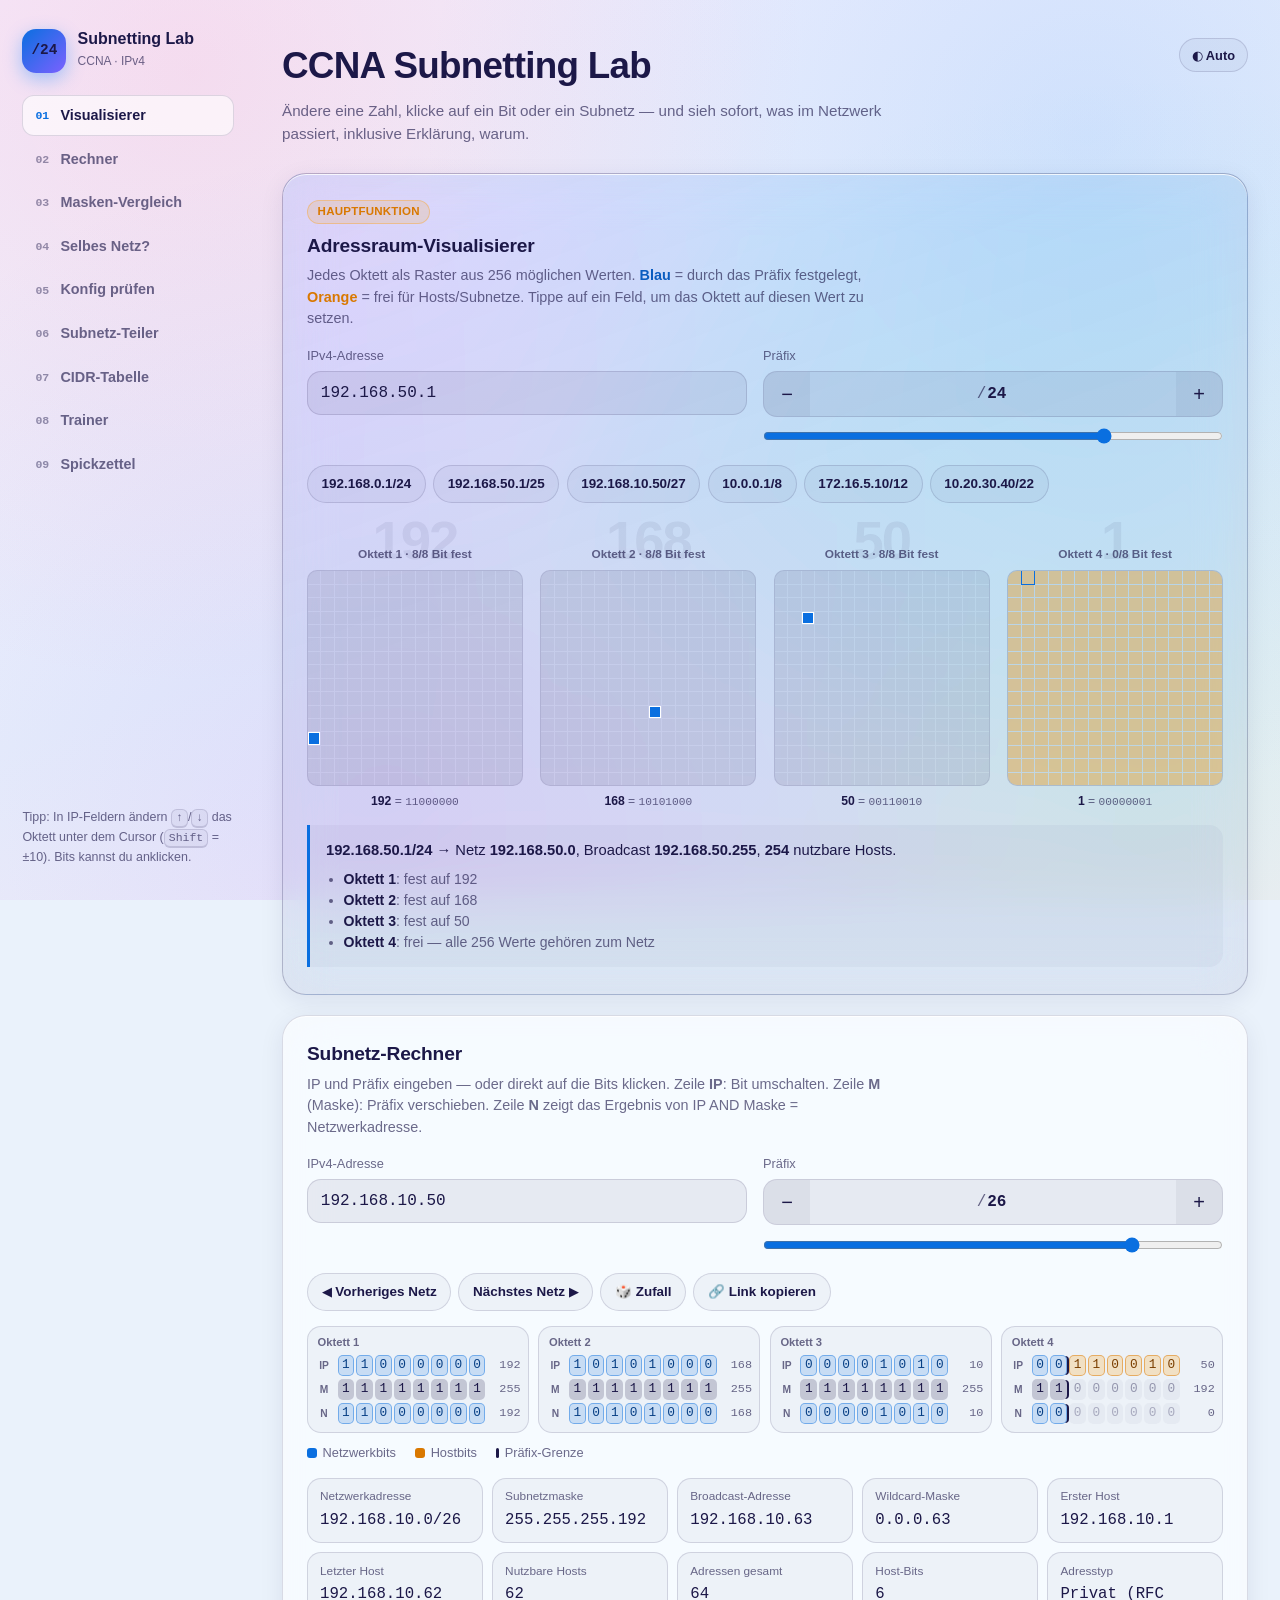
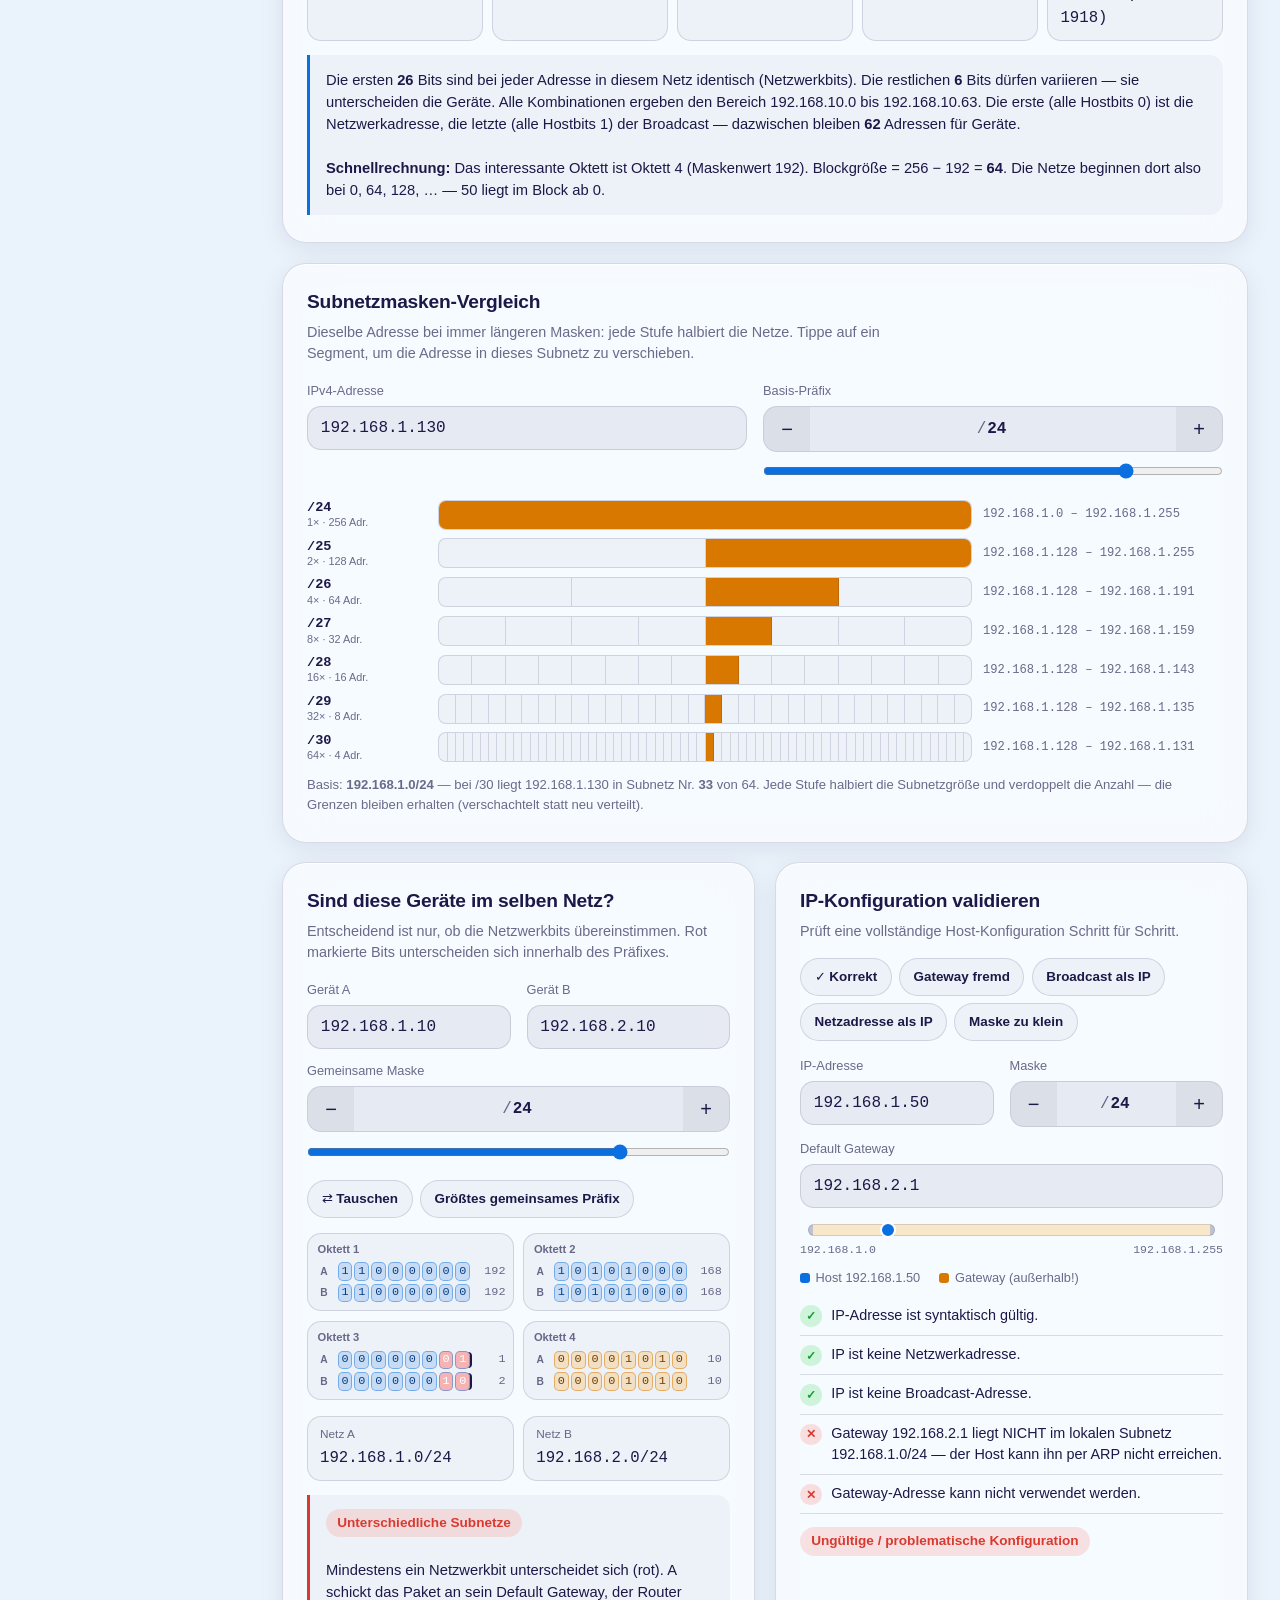
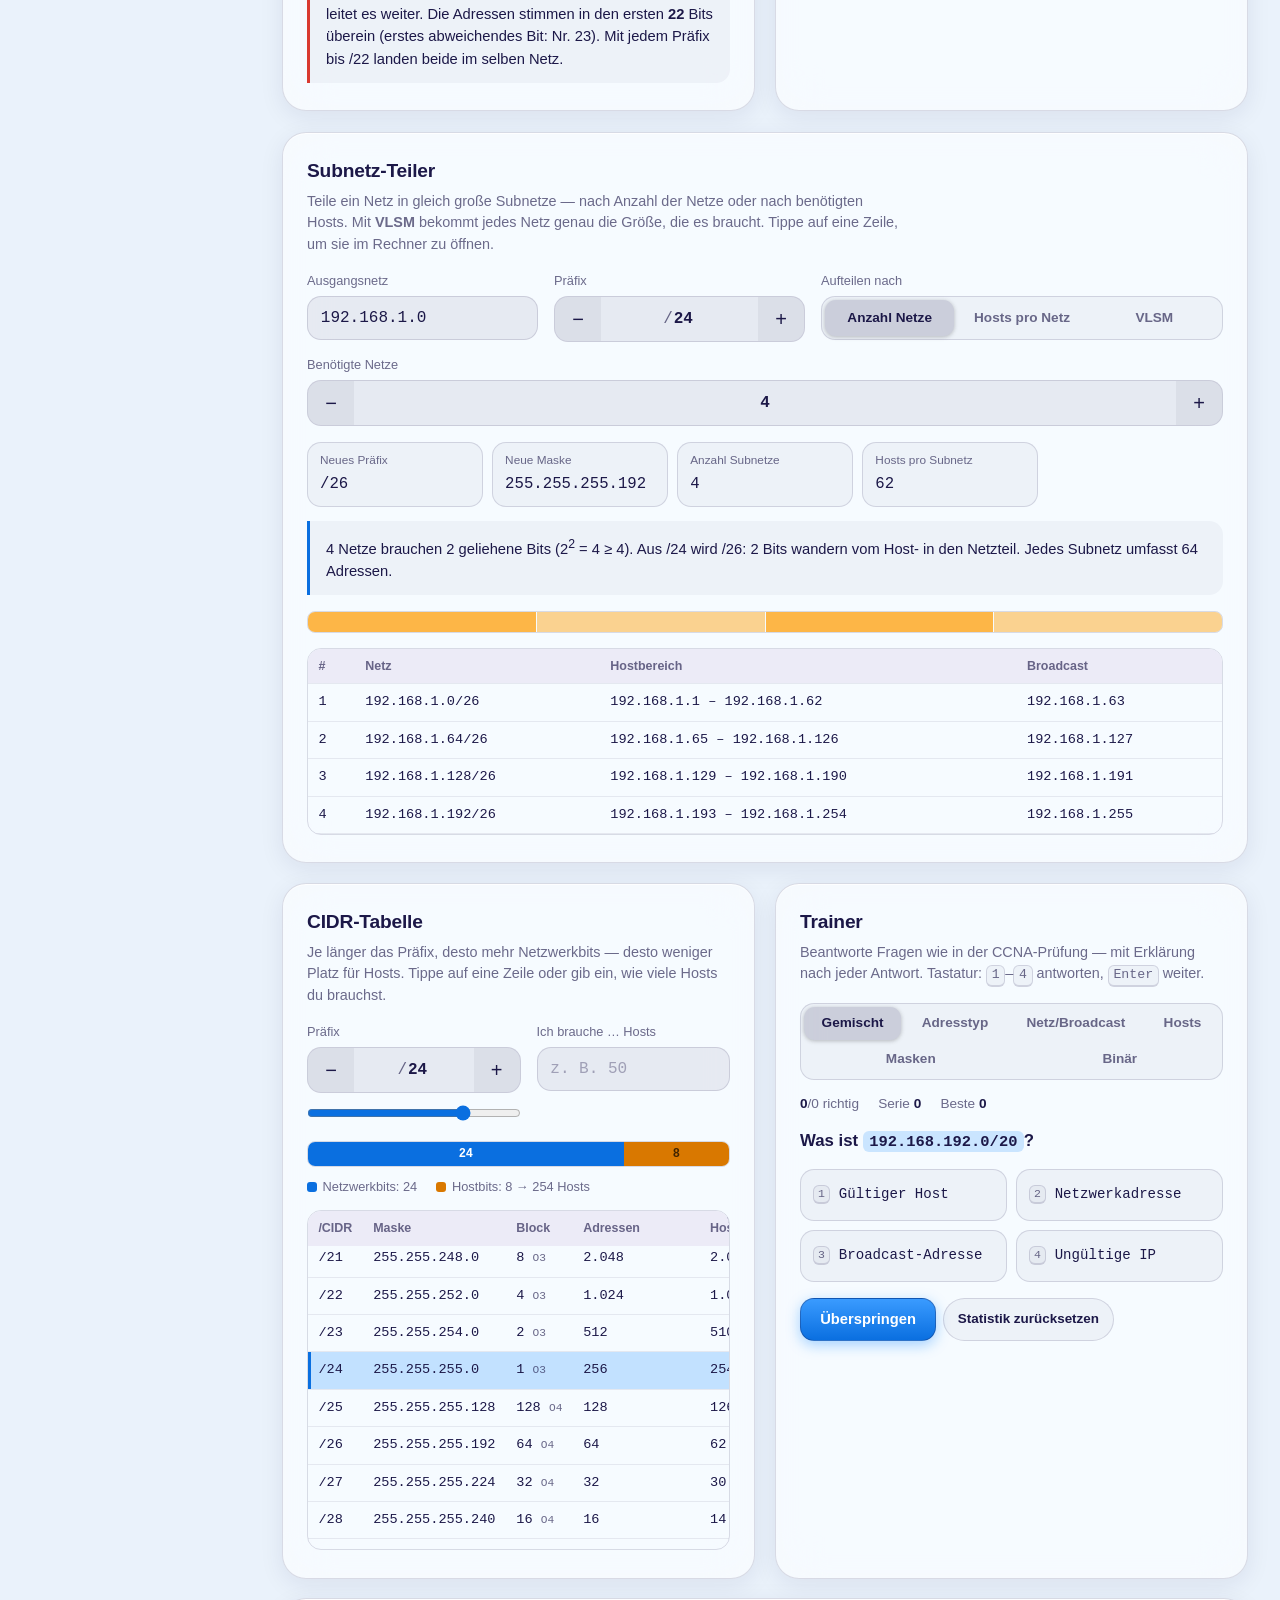
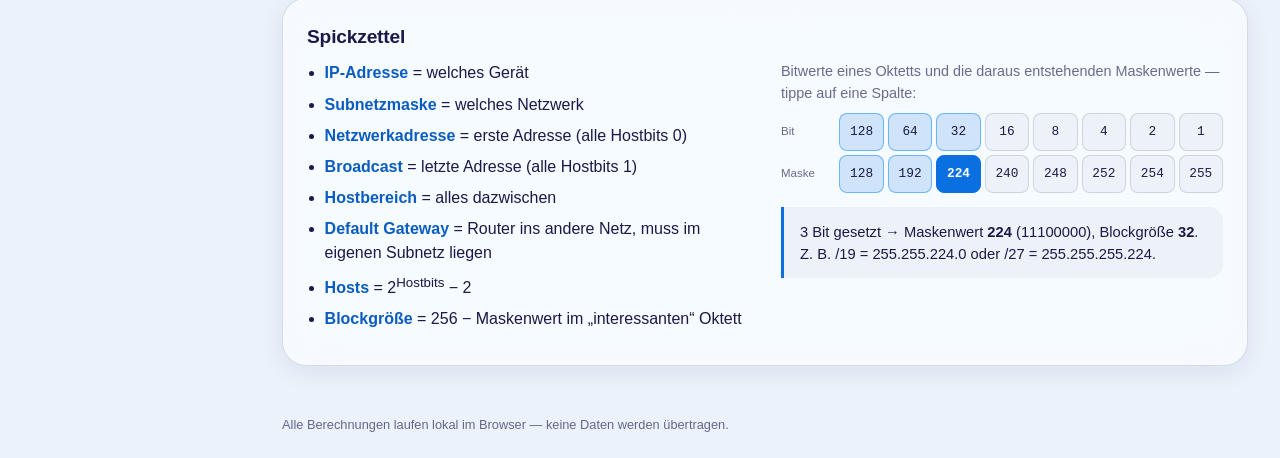
<file: index.html>
<!DOCTYPE html>
<html lang="de">

<head>
    <meta charset="UTF-8">
    <meta name="viewport" content="width=device-width, initial-scale=1, viewport-fit=cover">
    <meta name="theme-color" content="#141030">
    <meta name="description" content="Interaktives CCNA-Subnetting-Lab: IPv4-Adressen, Präfixe und Subnetze visuell verstehen und üben.">
    <title>CCNA Subnetting Lab</title>
    <link rel="stylesheet" href="styles.css">
    <script>
        (function () {
            var t = 'auto';
            try {t = localStorage.getItem('subnetting-lab-theme') || 'auto';} catch (e) { }
            var r = t === 'auto' ? (matchMedia('(prefers-color-scheme: light)').matches ? 'light' : 'dark') : t;
            document.documentElement.setAttribute('data-theme', r);
        })();
    </script>
</head>

<body>
    <div class="app">
        <aside class="side">
            <a class="brand" href="#top">
                <span class="logo">/24</span>
                <span><b>Subnetting Lab</b><small>CCNA · IPv4</small></span>
            </a>
            <nav id="nav" aria-label="Abschnitte">
                <a href="#viz"><span class="n">01</span>Visualisierer</a>
                <a href="#calc"><span class="n">02</span>Rechner</a>
                <a href="#cmp"><span class="n">03</span>Masken-Vergleich</a>
                <a href="#same"><span class="n">04</span>Selbes Netz?</a>
                <a href="#check"><span class="n">05</span>Konfig prüfen</a>
                <a href="#split"><span class="n">06</span>Subnetz-Teiler</a>
                <a href="#cidr"><span class="n">07</span>CIDR-Tabelle</a>
                <a href="#quiz"><span class="n">08</span>Trainer</a>
                <a href="#merk"><span class="n">09</span>Spickzettel</a>
            </nav>
            <p class="side-note">Tipp: In IP-Feldern ändern <kbd>↑</kbd>/<kbd>↓</kbd> das Oktett unter dem Cursor
                (<kbd>Shift</kbd> = ±10). Bits kannst du anklicken.</p>
        </aside>

        <div class="content">
            <header class="intro" id="top">
                <button type="button" class="chip theme-btn" id="themebtn" aria-label="Farbschema wechseln">◐ Auto</button>
                <h1>CCNA Subnetting Lab</h1>
                <p>Ändere eine Zahl, klicke auf ein Bit oder ein Subnetz — und sieh sofort, was im Netzwerk passiert,
                    inklusive Erklärung, warum.</p>
            </header>

            <main class="grid">

                <!-- 01 Visualisierer -->
                <section class="block hero span-2" id="viz">
                    <span class="eyebrow">Hauptfunktion</span>
                    <h2>Adressraum-Visualisierer</h2>
                    <p class="sub">Jedes Oktett als Raster aus 256 möglichen Werten. <b class="c-net">Blau</b> = durch
                        das Präfix festgelegt, <b class="c-host">Orange</b> = frei für Hosts/Subnetze. Tippe auf ein
                        Feld, um das Oktett auf diesen Wert zu setzen.</p>
                    <div class="controls">
                        <div class="field"><label for="vip">IPv4-Adresse</label><input type="text" class="ip"
                                id="vip" value="192.168.50.1"></div>
                        <div class="field prefix">
                            <label for="vcidr">Präfix</label>
                            <div class="stepper"><button type="button" data-step="-1"
                                    aria-label="Präfix verkleinern">−</button><span class="slash">/</span><input
                                    type="number" id="vcidr" value="24" min="0" max="32"><button type="button"
                                    data-step="1" aria-label="Präfix vergrößern">+</button></div>
                            <input type="range" data-sync="vcidr" min="0" max="32" value="24" aria-label="Präfix">
                        </div>
                    </div>
                    <div class="chips" id="vpresets" aria-label="Beispiele"></div>
                    <div id="vgrids" class="viz-grids"></div>
                    <div id="vexplain" class="explain" aria-live="polite"></div>
                </section>

                <!-- 02 Rechner -->
                <section class="block span-2" id="calc">
                    <h2>Subnetz-Rechner</h2>
                    <p class="sub">IP und Präfix eingeben — oder direkt auf die Bits klicken. Zeile <b>IP</b>: Bit
                        umschalten. Zeile <b>M</b> (Maske): Präfix verschieben. Zeile <b>N</b> zeigt das Ergebnis von IP
                        AND Maske = Netzwerkadresse.</p>
                    <div class="controls">
                        <div class="field"><label for="s1ip">IPv4-Adresse</label><input type="text" class="ip"
                                id="s1ip" value="192.168.10.50"></div>
                        <div class="field prefix">
                            <label for="s1cidr">Präfix</label>
                            <div class="stepper"><button type="button" data-step="-1"
                                    aria-label="Präfix verkleinern">−</button><span class="slash">/</span><input
                                    type="number" id="s1cidr" value="26" min="0" max="32"><button type="button"
                                    data-step="1" aria-label="Präfix vergrößern">+</button></div>
                            <input type="range" data-sync="s1cidr" min="0" max="32" value="26" aria-label="Präfix">
                        </div>
                    </div>
                    <div class="chips">
                        <button type="button" class="chip" id="s1prev">◀ Vorheriges Netz</button>
                        <button type="button" class="chip" id="s1next">Nächstes Netz ▶</button>
                        <button type="button" class="chip" id="s1rand">🎲 Zufall</button>
                        <button type="button" class="chip" id="s1share">🔗 Link kopieren</button>
                    </div>
                    <div id="s1error" class="error" role="alert"></div>
                    <div id="s1bits" class="octs"></div>
                    <div class="legend"><span class="l-net">Netzwerkbits</span><span class="l-host">Hostbits</span><span
                            class="l-edge">Präfix-Grenze</span></div>
                    <div class="results" id="s1res"></div>
                    <div class="explain" id="s1explain" aria-live="polite"></div>
                </section>

                <!-- 03 Vergleich -->
                <section class="block span-2" id="cmp">
                    <h2>Subnetzmasken-Vergleich</h2>
                    <p class="sub">Dieselbe Adresse bei immer längeren Masken: jede Stufe halbiert die Netze. Tippe auf
                        ein Segment, um die Adresse in dieses Subnetz zu verschieben.</p>
                    <div class="controls">
                        <div class="field"><label for="cmpip">IPv4-Adresse</label><input type="text" class="ip"
                                id="cmpip" value="192.168.1.130"></div>
                        <div class="field prefix">
                            <label for="cmpbase">Basis-Präfix</label>
                            <div class="stepper"><button type="button" data-step="-1"
                                    aria-label="Präfix verkleinern">−</button><span class="slash">/</span><input
                                    type="number" id="cmpbase" value="24" min="0" max="30"><button type="button"
                                    data-step="1" aria-label="Präfix vergrößern">+</button></div>
                            <input type="range" data-sync="cmpbase" min="0" max="30" value="24"
                                aria-label="Basis-Präfix">
                        </div>
                    </div>
                    <div class="cmp-rows" id="cmprows"></div>
                    <div class="cmp-info" id="cmpinfo" aria-live="polite"></div>
                </section>

                <!-- 04 Selbes Netz -->
                <section class="block" id="same">
                    <h2>Sind diese Geräte im selben Netz?</h2>
                    <p class="sub">Entscheidend ist nur, ob die Netzwerkbits übereinstimmen. Rot markierte Bits
                        unterscheiden sich innerhalb des Präfixes.</p>
                    <div class="controls">
                        <div class="field"><label for="s2a">Gerät A</label><input type="text" class="ip" id="s2a"
                                value="192.168.1.10"></div>
                        <div class="field"><label for="s2b">Gerät B</label><input type="text" class="ip" id="s2b"
                                value="192.168.2.10"></div>
                        <div class="field prefix">
                            <label for="s2cidr">Gemeinsame Maske</label>
                            <div class="stepper"><button type="button" data-step="-1"
                                    aria-label="Präfix verkleinern">−</button><span class="slash">/</span><input
                                    type="number" id="s2cidr" value="24" min="0" max="32"><button type="button"
                                    data-step="1" aria-label="Präfix vergrößern">+</button></div>
                            <input type="range" data-sync="s2cidr" min="0" max="32" value="24" aria-label="Präfix">
                        </div>
                    </div>
                    <div class="chips"><button type="button" class="chip" id="s2swap">⇄ Tauschen</button><button
                            type="button" class="chip" id="s2fit">Größtes gemeinsames Präfix</button></div>
                    <div id="s2bits" class="octs"></div>
                    <div id="s2out" aria-live="polite"></div>
                </section>

                <!-- 05 Konfig prüfen -->
                <section class="block" id="check">
                    <h2>IP-Konfiguration validieren</h2>
                    <p class="sub">Prüft eine vollständige Host-Konfiguration Schritt für Schritt.</p>
                    <div class="chips" id="s4presets" aria-label="Szenarien"></div>
                    <div class="controls">
                        <div class="field"><label for="s4ip">IP-Adresse</label><input type="text" class="ip"
                                id="s4ip" value="192.168.1.50"></div>
                        <div class="field prefix">
                            <label for="s4cidr">Maske</label>
                            <div class="stepper"><button type="button" data-step="-1"
                                    aria-label="Präfix verkleinern">−</button><span class="slash">/</span><input
                                    type="number" id="s4cidr" value="24" min="0" max="32"><button type="button"
                                    data-step="1" aria-label="Präfix vergrößern">+</button></div>
                        </div>
                        <div class="field"><label for="s4gw">Default Gateway</label><input type="text" class="ip"
                                id="s4gw" value="192.168.2.1"></div>
                    </div>
                    <div id="s4line"></div>
                    <ul class="checklist" id="s4list" aria-live="polite"></ul>
                </section>

                <!-- 06 Teiler -->
                <section class="block span-2" id="split">
                    <h2>Subnetz-Teiler</h2>
                    <p class="sub">Teile ein Netz in gleich große Subnetze — nach Anzahl der Netze oder nach benötigten
                        Hosts. Mit <b>VLSM</b> bekommt jedes Netz genau die Größe, die es braucht. Tippe auf eine Zeile, um
                        sie im Rechner zu öffnen.</p>
                    <div class="controls">
                        <div class="field"><label for="spip">Ausgangsnetz</label><input type="text" class="ip"
                                id="spip" value="192.168.1.0"></div>
                        <div class="field prefix">
                            <label for="spcidr">Präfix</label>
                            <div class="stepper"><button type="button" data-step="-1"
                                    aria-label="Präfix verkleinern">−</button><span class="slash">/</span><input
                                    type="number" id="spcidr" value="24" min="0" max="32"><button type="button"
                                    data-step="1" aria-label="Präfix vergrößern">+</button></div>
                        </div>
                        <div class="field seg-field">
                            <span class="label" id="spmodelbl">Aufteilen nach</span>
                            <div class="seg" role="radiogroup" aria-labelledby="spmodelbl" id="spmode">
                                <button type="button" role="radio" aria-checked="true" data-mode="nets">Anzahl
                                    Netze</button>
                                <button type="button" role="radio" aria-checked="false" data-mode="hosts">Hosts pro
                                    Netz</button>
                                <button type="button" role="radio" aria-checked="false" data-mode="vlsm">VLSM</button>
                            </div>
                        </div>
                        <div class="field prefix" id="spnfield">
                            <label for="spn" id="spnlbl">Benötigte Netze</label>
                            <div class="stepper"><button type="button" data-step="-1"
                                    aria-label="Weniger">−</button><input type="number" id="spn" value="4" min="1"
                                    max="16777216"><button type="button" data-step="1" aria-label="Mehr">+</button>
                            </div>
                        </div>
                        <div class="field" id="spvlfield" hidden>
                            <label for="spvl">Hosts je Netz (durch Komma getrennt)</label>
                            <input type="text" id="spvl" value="50, 20, 10, 2" inputmode="numeric" autocomplete="off">
                        </div>
                    </div>
                    <div id="spout" aria-live="polite"></div>
                </section>

                <!-- 07 CIDR -->
                <section class="block" id="cidr">
                    <h2>CIDR-Tabelle</h2>
                    <p class="sub">Je länger das Präfix, desto mehr Netzwerkbits — desto weniger Platz für Hosts.
                        Tippe auf eine Zeile oder gib ein, wie viele Hosts du brauchst.</p>
                    <div class="controls">
                        <div class="field prefix">
                            <label for="s3cidr">Präfix</label>
                            <div class="stepper"><button type="button" data-step="-1"
                                    aria-label="Präfix verkleinern">−</button><span class="slash">/</span><input
                                    type="number" id="s3cidr" value="24" min="0" max="32"><button type="button"
                                    data-step="1" aria-label="Präfix vergrößern">+</button></div>
                            <input type="range" data-sync="s3cidr" min="0" max="32" value="24" aria-label="Präfix">
                        </div>
                        <div class="field"><label for="s3hosts">Ich brauche … Hosts</label><input type="number"
                                id="s3hosts" min="1" placeholder="z. B. 50"></div>
                    </div>
                    <div id="s3bar"></div>
                    <div class="table-wrap" id="s3wrap">
                        <table id="s3table">
                            <thead>
                                <tr>
                                    <th>/CIDR</th>
                                    <th>Maske</th>
                                    <th>Block</th>
                                    <th>Adressen</th>
                                    <th>Hosts</th>
                                </tr>
                            </thead>
                            <tbody></tbody>
                        </table>
                    </div>
                </section>

                <!-- 08 Trainer -->
                <section class="block" id="quiz">
                    <h2>Trainer</h2>
                    <p class="sub">Beantworte Fragen wie in der CCNA-Prüfung — mit Erklärung nach jeder Antwort.
                        Tastatur: <kbd>1</kbd>–<kbd>4</kbd> antworten, <kbd>Enter</kbd> weiter.</p>
                    <div class="seg seg-wrap" role="radiogroup" aria-label="Fragetyp" id="qmode">
                        <button type="button" role="radio" aria-checked="true" data-mode="mix">Gemischt</button>
                        <button type="button" role="radio" aria-checked="false" data-mode="classify">Adresstyp</button>
                        <button type="button" role="radio" aria-checked="false" data-mode="netbc">Netz/Broadcast</button>
                        <button type="button" role="radio" aria-checked="false" data-mode="hosts">Hosts</button>
                        <button type="button" role="radio" aria-checked="false" data-mode="mask">Masken</button>
                        <button type="button" role="radio" aria-checked="false" data-mode="binary">Binär</button>
                    </div>
                    <div class="score" id="qscore"></div>
                    <div class="task" id="qtask"></div>
                    <div class="opt-grid" id="qopts"></div>
                    <div id="qfeedback" aria-live="polite"></div>
                    <div class="chips"><button type="button" class="primary" id="qnext">Neue Aufgabe</button><button
                            type="button" class="chip" id="qreset">Statistik zurücksetzen</button></div>
                </section>

                <!-- 09 Spickzettel -->
                <section class="block span-2" id="merk">
                    <h2>Spickzettel</h2>
                    <div class="merk-grid">
                        <ul class="merk">
                            <li><b>IP-Adresse</b> = welches Gerät</li>
                            <li><b>Subnetzmaske</b> = welches Netzwerk</li>
                            <li><b>Netzwerkadresse</b> = erste Adresse (alle Hostbits 0)</li>
                            <li><b>Broadcast</b> = letzte Adresse (alle Hostbits 1)</li>
                            <li><b>Hostbereich</b> = alles dazwischen</li>
                            <li><b>Default Gateway</b> = Router ins andere Netz, muss im eigenen Subnetz liegen</li>
                            <li><b>Hosts</b> = 2<sup>Hostbits</sup> − 2</li>
                            <li><b>Blockgröße</b> = 256 − Maskenwert im „interessanten“ Oktett</li>
                        </ul>
                        <div>
                            <p class="sub" style="margin:0 0 .5rem">Bitwerte eines Oktetts und die daraus entstehenden
                                Maskenwerte — tippe auf eine Spalte:</p>
                            <div class="pow" id="pow"></div>
                            <div class="explain" id="powexplain"></div>
                        </div>
                    </div>
                </section>

            </main>
            <footer>Alle Berechnungen laufen lokal im Browser — keine Daten werden übertragen.</footer>
        </div>
    </div>
    <div class="toast" id="toast" role="status" aria-live="polite"></div>

    <script src="app.js"></script>
</body>

</html>
</file>
<file: styles.css>
:root {
    --bg1: #1a1035;
    --bg2: #0d2438;
    --bg3: #2b0f2e;
    --glass: rgba(var(--fg), .07);
    --glass-2: rgba(var(--fg), .05);
    --glass-brd: rgba(var(--fg), .15);
    --glass-hi: rgba(var(--fg), .28);
    --text: #f3f5f8;
    --muted: rgba(243, 245, 248, .64);
    --net: #0a84ff;
    --net-soft: rgba(10, 132, 255, .28);
    --host: #ff9f0a;
    --host-soft: rgba(255, 159, 10, .28);
    --ok: #32d74b;
    --err: #ff6961;
    --mono: 'SFMono-Regular', ui-monospace, Menlo, Consolas, monospace;
    --sans: -apple-system, BlinkMacSystemFont, 'SF Pro Display', 'Segoe UI', Roboto, Arial, sans-serif;
    --radius: 24px;
    --gutter: 16px;
    --nav-h: 56px;
    --fg: 255, 255, 255;
    --ink: #fff;
    --net-text: #6cb6ff;
    --net-ink: #cfe6ff;
    --host-ink: #ffe4bd;
    --placeholder: rgba(243, 245, 248, .35);
    --bar-bg: rgba(20, 16, 48, .78);
    --th-bg: #231d45;
    --toast-bg: rgba(30, 26, 60, .95);
    --glow-1: rgba(255, 111, 158, .30);
    --glow-2: rgba(90, 160, 255, .30);
    --glow-3: rgba(120, 90, 255, .30);
    --glow-4: rgba(60, 220, 200, .22);
    color-scheme: dark;
}

:root[data-theme=light] {
    --bg1: #f4f0ff;
    --bg2: #eaf2fb;
    --bg3: #fbeff5;
    --fg: 28, 24, 72;
    --glass: rgba(255, 255, 255, .62);
    --glass-2: rgba(28, 24, 72, .04);
    --glass-brd: rgba(28, 24, 72, .14);
    --glass-hi: rgba(28, 24, 72, .3);
    --text: #1c1848;
    --muted: rgba(28, 24, 72, .64);
    --net: #0a6fe0;
    --net-soft: rgba(10, 111, 224, .16);
    --host: #d97800;
    --host-soft: rgba(255, 159, 10, .22);
    --ok: #1a9c34;
    --err: #d93a30;
    --ink: #1c1848;
    --net-text: #0a5cc0;
    --net-ink: #073f85;
    --host-ink: #7a3e00;
    --placeholder: rgba(28, 24, 72, .35);
    --bar-bg: rgba(248, 247, 255, .85);
    --th-bg: #ecebf7;
    --toast-bg: rgba(255, 255, 255, .97);
    --glow-1: rgba(255, 111, 158, .16);
    --glow-2: rgba(90, 160, 255, .2);
    --glow-3: rgba(120, 90, 255, .14);
    --glow-4: rgba(60, 220, 200, .14);
    color-scheme: light;
}

* {
    box-sizing: border-box
}

html {
    scroll-behavior: smooth;
    -webkit-text-size-adjust: 100%
}

@media (prefers-reduced-motion: reduce) {
    html {
        scroll-behavior: auto
    }

    *,
    *::before,
    *::after {
        transition: none !important;
        animation: none !important
    }
}

body {
    margin: 0;
    color: var(--text);
    font-family: var(--sans);
    line-height: 1.5;
    min-height: 100vh;
    background-color: var(--bg2);
    background-image:
        radial-gradient(circle at 15% 8%, var(--glow-1), transparent 45%),
        radial-gradient(circle at 85% 15%, var(--glow-2), transparent 50%),
        radial-gradient(circle at 30% 90%, var(--glow-3), transparent 55%),
        radial-gradient(circle at 90% 85%, var(--glow-4), transparent 50%),
        linear-gradient(160deg, var(--bg1), var(--bg2) 55%, var(--bg3));
    background-attachment: fixed;
    overflow-x: hidden
}

code,
kbd {
    font-family: var(--mono);
    font-size: .92em
}

kbd {
    display: inline-block;
    min-width: 1.4em;
    padding: 0 .35em;
    border: 1px solid var(--glass-brd);
    border-bottom-width: 2px;
    border-radius: 6px;
    background: var(--glass-2);
    text-align: center;
    line-height: 1.4
}

.c-net {
    color: var(--net-text)
}

.c-host {
    color: var(--host)
}

/* ---------- Layout ---------- */
.side {
    position: sticky;
    top: 0;
    z-index: 30;
    padding-top: env(safe-area-inset-top, 0px);
    background: var(--bar-bg);
    backdrop-filter: blur(18px) saturate(160%);
    -webkit-backdrop-filter: blur(18px) saturate(160%);
    border-bottom: 1px solid var(--glass-brd)
}

.brand,
.side-note {
    display: none
}

#nav {
    display: flex;
    gap: .4rem;
    overflow-x: auto;
    padding: .6rem max(var(--gutter), env(safe-area-inset-left, 0px));
    scrollbar-width: none;
    -webkit-overflow-scrolling: touch;
    scroll-snap-type: x proximity
}

#nav::-webkit-scrollbar {
    display: none
}

#nav a {
    flex: none;
    scroll-snap-align: center;
    color: var(--text);
    text-decoration: none;
    font-size: .85rem;
    font-weight: 550;
    padding: .45rem .85rem;
    border-radius: 999px;
    border: 1px solid var(--glass-brd);
    background: var(--glass-2);
    transition: background .2s, border-color .2s
}

#nav a .n {
    display: none
}

#nav a.active {
    background: var(--net);
    border-color: var(--net);
    color: #fff
}

.content {
    min-width: 0;
    padding-left: env(safe-area-inset-left, 0px);
    padding-right: env(safe-area-inset-right, 0px)
}

.intro {
    padding: 1.6rem var(--gutter) 1rem;
    text-align: center
}

.intro h1 {
    margin: 0 0 .4rem;
    font-size: clamp(1.5rem, 5vw, 2.3rem);
    font-weight: 750;
    letter-spacing: -.02em
}

.intro p {
    margin: 0 auto;
    color: var(--muted);
    max-width: 600px;
    font-size: .95rem
}

main.grid {
    display: grid;
    grid-template-columns: minmax(0, 1fr);
    gap: 1rem;
    padding: .5rem var(--gutter) 2rem;
    max-width: 1180px;
    margin: 0 auto
}

footer {
    text-align: center;
    color: var(--muted);
    font-size: .8rem;
    padding: 1rem var(--gutter) calc(1.5rem + env(safe-area-inset-bottom, 0px))
}

/* Tablet: etwas mehr Luft */
@media (min-width: 700px) {
    :root {
        --gutter: 24px
    }

    .intro {
        padding-top: 2.4rem
    }
}

/* Desktop: Seitenleiste + zweispaltiges Raster */
@media (min-width: 1024px) {
    .app {
        display: grid;
        grid-template-columns: 250px minmax(0, 1fr);
        max-width: 1500px;
        margin: 0 auto
    }

    .side {
        height: 100vh;
        display: flex;
        flex-direction: column;
        gap: 1.4rem;
        padding: 1.8rem 1rem 1.2rem 1.4rem;
        background: none;
        backdrop-filter: none;
        -webkit-backdrop-filter: none;
        border-bottom: none;
        overflow-y: auto
    }

    .brand {
        display: flex;
        align-items: center;
        gap: .7rem;
        color: var(--text);
        text-decoration: none
    }

    .brand .logo {
        display: grid;
        place-items: center;
        width: 44px;
        height: 44px;
        border-radius: 14px;
        background: linear-gradient(135deg, var(--net), #7b61ff);
        font-family: var(--mono);
        font-weight: 700;
        font-size: .9rem;
        box-shadow: 0 6px 18px rgba(10, 132, 255, .35)
    }

    .brand b {
        display: block;
        line-height: 1.2
    }

    .brand small {
        color: var(--muted);
        font-size: .75rem
    }

    #nav {
        flex-direction: column;
        overflow: visible;
        padding: 0;
        gap: .15rem
    }

    #nav a {
        display: flex;
        align-items: center;
        gap: .7rem;
        border: 1px solid transparent;
        background: none;
        border-radius: 12px;
        padding: .55rem .75rem;
        color: var(--muted);
        font-size: .9rem
    }

    #nav a .n {
        display: inline;
        font-family: var(--mono);
        font-size: .72rem;
        opacity: .7
    }

    #nav a:hover {
        background: var(--glass-2);
        color: var(--text)
    }

    #nav a.active {
        background: var(--glass);
        border-color: var(--glass-brd);
        color: var(--text)
    }

    #nav a.active .n {
        color: var(--net);
        opacity: 1
    }

    .side-note {
        display: block;
        margin-top: auto;
        font-size: .78rem;
        color: var(--muted);
        line-height: 1.6
    }

    .intro {
        text-align: left;
        padding: 2.4rem 2rem 1.2rem
    }

    .intro p {
        margin: 0
    }

    main.grid {
        padding: .5rem 2rem 2rem;
        margin: 0;
        gap: 1.25rem
    }

    footer {
        text-align: left;
        padding-left: 2rem
    }
}

@media (min-width: 1280px) {
    main.grid {
        grid-template-columns: repeat(2, minmax(0, 1fr))
    }

    .span-2 {
        grid-column: 1 / -1
    }
}

/* ---------- Karten ---------- */
section.block {
    container-type: inline-size;
    background: var(--glass);
    backdrop-filter: blur(24px) saturate(160%);
    -webkit-backdrop-filter: blur(24px) saturate(160%);
    border: 1px solid var(--glass-brd);
    border-radius: var(--radius);
    padding: 1.1rem 1rem 1.3rem;
    box-shadow: 0 8px 32px rgba(0, 0, 0, .22), inset 0 1px 0 rgba(var(--fg), .12);
    min-width: 0;
    scroll-margin-top: calc(var(--nav-h) + env(safe-area-inset-top, 0px) + 12px)
}

@media (min-width: 700px) {
    section.block {
        padding: 1.5rem 1.5rem 1.7rem
    }
}

@media (min-width: 1024px) {
    section.block {
        scroll-margin-top: 1.25rem
    }
}

/* Weniger Blur auf kleinen Geräten spart Akku und ruckelt nicht */
@media (max-width: 699px) {
    section.block {
        backdrop-filter: none;
        -webkit-backdrop-filter: none;
        background: rgba(var(--fg), .075);
        --radius: 20px
    }
}

section.block.hero {
    border-color: rgba(var(--fg), .24);
    background: linear-gradient(160deg, rgba(10, 132, 255, .12), rgba(var(--fg), .06) 45%)
}

section.block h2 {
    margin: 0 0 .3rem;
    font-size: 1.2rem;
    font-weight: 700;
    letter-spacing: -.01em
}

section.block p.sub {
    color: var(--muted);
    margin: 0 0 1rem;
    font-size: .9rem;
    max-width: 75ch
}

.eyebrow {
    display: inline-block;
    font-size: .72rem;
    color: var(--host);
    background: rgba(255, 159, 10, .15);
    border: 1px solid rgba(255, 159, 10, .35);
    padding: .15rem .6rem;
    border-radius: 12px;
    margin-bottom: .5rem;
    font-weight: 650;
    letter-spacing: .02em;
    text-transform: uppercase
}

/* ---------- Formulare ---------- */
.controls {
    display: flex;
    flex-wrap: wrap;
    gap: .8rem 1rem;
    margin-bottom: .9rem;
    align-items: flex-start
}

.field {
    display: flex;
    flex-direction: column;
    gap: .35rem;
    flex: 1 1 180px;
    min-width: 0
}

.field.prefix {
    flex: 1 1 200px
}

label,
.label {
    font-size: .8rem;
    color: var(--muted);
    font-weight: 500
}

input[type=text],
input[type=number] {
    width: 100%;
    background: rgba(var(--fg), .07);
    border: 1px solid var(--glass-brd);
    color: var(--text);
    padding: .65rem .8rem;
    min-height: 44px;
    border-radius: 14px;
    font-family: var(--mono);
    font-size: 16px;
    transition: border-color .15s, background .15s
}

input::placeholder {
    color: var(--placeholder)
}

input:hover {
    border-color: var(--glass-hi)
}

input:focus-visible,
button:focus-visible,
a:focus-visible {
    outline: 2px solid var(--net);
    outline-offset: 2px
}

input.invalid {
    border-color: var(--err);
    background: rgba(255, 105, 97, .08)
}

input[type=number] {
    -moz-appearance: textfield;
    appearance: textfield
}

input[type=number]::-webkit-inner-spin-button,
input[type=number]::-webkit-outer-spin-button {
    -webkit-appearance: none;
    margin: 0
}

input[type=range] {
    width: 100%;
    accent-color: var(--net);
    height: 28px;
    margin: 0;
    cursor: pointer
}

.stepper {
    display: flex;
    align-items: stretch;
    border: 1px solid var(--glass-brd);
    border-radius: 14px;
    background: rgba(var(--fg), .07);
    overflow: hidden;
    min-height: 44px
}

.stepper:focus-within {
    border-color: var(--net)
}

.stepper:has(input.invalid) {
    border-color: var(--err)
}

.stepper input {
    border: none !important;
    background: transparent !important;
    border-radius: 0;
    text-align: center;
    padding: .5rem .2rem;
    min-width: 0;
    flex: 1;
    font-weight: 650
}

.stepper input:focus-visible {
    outline: none
}

.stepper .slash {
    align-self: center;
    font-family: var(--mono);
    color: var(--muted);
    margin-right: -.2rem;
    padding-left: .3rem
}

.stepper button {
    flex: none;
    width: 46px;
    border: none;
    border-radius: 0;
    background: rgba(var(--fg), .05);
    color: var(--text);
    font-size: 1.25rem;
    font-weight: 500;
    box-shadow: none;
    padding: 0
}

.stepper button:hover {
    background: rgba(var(--fg), .12)
}

.stepper button:active {
    background: var(--net-soft)
}

/* ---------- Buttons ---------- */
button {
    font: inherit;
    cursor: pointer;
    color: var(--text);
    -webkit-tap-highlight-color: transparent;
    touch-action: manipulation
}

button:disabled {
    cursor: not-allowed;
    opacity: .45
}

button.primary {
    background: linear-gradient(180deg, #3a9bff, var(--net));
    color: #fff;
    border: 1px solid rgba(var(--fg), .3);
    padding: .6rem 1.2rem;
    min-height: 42px;
    border-radius: 14px;
    font-weight: 650;
    font-size: .92rem;
    box-shadow: 0 4px 14px rgba(10, 132, 255, .35)
}

button.primary:hover {
    filter: brightness(1.08)
}

.chips {
    display: flex;
    flex-wrap: wrap;
    gap: .45rem;
    margin: 0 0 .9rem
}

.chip {
    background: var(--glass-2);
    border: 1px solid var(--glass-brd);
    padding: .45rem .85rem;
    min-height: 38px;
    font-size: .84rem;
    border-radius: 999px;
    font-weight: 550;
    transition: background .15s, border-color .15s
}

.chip:not(:disabled):hover {
    background: rgba(var(--fg), .13);
    border-color: var(--glass-hi)
}

.chip:not(:disabled):active {
    transform: scale(.97)
}

.seg {
    display: inline-flex;
    padding: 3px;
    gap: 3px;
    background: rgba(0, 0, 0, .2);
    border: 1px solid var(--glass-brd);
    border-radius: 14px;
    min-height: 44px
}

.seg button {
    flex: 1;
    border: none;
    background: none;
    border-radius: 11px;
    padding: .4rem .8rem;
    font-size: .85rem;
    font-weight: 550;
    color: var(--muted);
    white-space: nowrap
}

.seg button[aria-checked=true] {
    background: rgba(var(--fg), .16);
    color: var(--text);
    box-shadow: 0 1px 4px rgba(0, 0, 0, .25)
}

.seg-wrap {
    display: flex;
    flex-wrap: wrap;
    margin-bottom: .9rem
}

.seg-wrap button {
    flex: 1 1 auto
}

/* ---------- Ergebnisse ---------- */
.error {
    color: var(--err);
    font-size: .88rem;
    margin: .2rem 0 .4rem
}

.error:empty {
    display: none
}

.note {
    font-size: .85rem;
    color: var(--host);
    margin-bottom: .5rem
}

.results {
    display: grid;
    grid-template-columns: repeat(auto-fill, minmax(150px, 1fr));
    gap: .6rem;
    margin-top: 1rem
}

.resitem {
    display: flex;
    flex-direction: column;
    align-items: flex-start;
    text-align: left;
    background: var(--glass-2);
    border: 1px solid var(--glass-brd);
    border-radius: 14px;
    padding: .6rem .75rem;
    min-width: 0;
    color: var(--text)
}

button.resitem {
    position: relative;
    transition: background .15s, border-color .15s
}

button.resitem:hover {
    background: rgba(var(--fg), .1);
    border-color: var(--glass-hi)
}

button.resitem::after {
    content: "⧉";
    position: absolute;
    top: .45rem;
    right: .6rem;
    font-size: .8rem;
    color: var(--muted);
    opacity: 0;
    transition: opacity .15s
}

button.resitem:hover::after,
button.resitem:focus-visible::after {
    opacity: 1
}

@media (hover: none) {
    button.resitem::after {
        opacity: .5
    }
}

.resitem .k {
    font-size: .74rem;
    color: var(--muted)
}

.resitem .v {
    font-family: var(--mono);
    font-size: .98rem;
    margin-top: .15rem;
    overflow-wrap: anywhere
}

.explain {
    background: var(--glass-2);
    border-left: 3px solid var(--net);
    border-radius: 0 14px 14px 0;
    padding: .85rem 1rem;
    margin-top: .9rem;
    font-size: .92rem;
    overflow-wrap: anywhere
}

.explain.bad {
    border-left-color: var(--err)
}

.explain.good {
    border-left-color: var(--ok)
}

.explain .chip {
    margin-top: .7rem
}

.explain ul.parts {
    margin: .5rem 0 0;
    padding-left: 1.1rem;
    color: var(--muted);
    font-size: .88rem
}

.explain ul.parts b {
    color: var(--text)
}

.badge {
    display: inline-block;
    padding: .25rem .7rem;
    border-radius: 20px;
    font-size: .85rem;
    font-weight: 700
}

.badge.ok {
    background: rgba(50, 215, 75, .18);
    color: var(--ok)
}

.badge.bad {
    background: rgba(255, 105, 97, .18);
    color: var(--err)
}

.legend {
    display: flex;
    flex-wrap: wrap;
    gap: .4rem 1.2rem;
    font-size: .8rem;
    color: var(--muted);
    margin-top: .6rem
}

.legend span::before {
    content: "";
    display: inline-block;
    width: 10px;
    height: 10px;
    border-radius: 3px;
    margin-right: .35rem;
    vertical-align: -1px
}

.legend .l-net::before {
    background: var(--net)
}

.legend .l-host::before {
    background: var(--host)
}

.legend .l-edge::before {
    width: 3px;
    background: var(--ink)
}

/* ---------- Bit-Tabelle (Oktett-Blöcke) ---------- */
.octs {
    display: grid;
    grid-template-columns: repeat(2, minmax(0, 1fr));
    gap: .6rem;
    margin-top: .4rem
}

.octs:empty {
    display: none
}

@container (min-width: 620px) {
    .octs {
        grid-template-columns: repeat(4, minmax(0, 1fr))
    }
}

.oct {
    background: rgba(0, 0, 0, .15);
    border: 1px solid var(--glass-brd);
    border-radius: 14px;
    padding: .45rem .45rem .5rem;
    min-width: 0
}

.oct-h {
    font-size: .7rem;
    color: var(--muted);
    margin: 0 0 .3rem .15rem;
    font-weight: 550
}

.brow {
    display: flex;
    align-items: center;
    gap: .3rem;
    margin-top: 3px
}

.rl {
    flex: none;
    width: 1.1rem;
    font-size: .64rem;
    font-weight: 700;
    color: var(--muted);
    text-align: center
}

.dv {
    flex: none;
    width: 1.9rem;
    text-align: right;
    font-family: var(--mono);
    font-size: .74rem;
    color: var(--muted)
}

@container (max-width: 380px) {
    .dv {
        display: none
    }
}

.bits8 {
    flex: 1;
    min-width: 0;
    display: grid;
    grid-template-columns: repeat(8, minmax(0, 1fr));
    gap: 2px
}

.bit {
    display: flex;
    align-items: center;
    justify-content: center;
    aspect-ratio: 4 / 5;
    min-width: 0;
    padding: 0;
    font-family: var(--mono);
    font-size: .74rem;
    line-height: 1;
    border-radius: 5px;
    border: 1px solid transparent;
    background: rgba(var(--fg), .06);
    color: var(--muted);
    transition: background .15s, transform .1s
}

button.bit:hover {
    border-color: var(--ink)
}

button.bit:active {
    transform: scale(.9)
}

@container (min-width: 620px) {
    .bit {
        font-size: .8rem
    }
}

.bit.net {
    background: var(--net-soft);
    color: var(--net-ink);
    border-color: rgba(10, 132, 255, .5)
}

.bit.host {
    background: var(--host-soft);
    color: var(--host-ink);
    border-color: rgba(255, 159, 10, .5)
}

.bit.m1 {
    background: rgba(var(--fg), .2);
    color: var(--text)
}

.bit.m0 {
    background: rgba(var(--fg), .04);
    color: rgba(var(--fg), .4)
}

.bit.zero {
    background: rgba(var(--fg), .03);
    color: rgba(var(--fg), .3)
}

.bit.diff {
    background: rgba(255, 105, 97, .45);
    border-color: var(--err);
    color: #fff
}

.bit.diffh {
    box-shadow: inset 0 -2px 0 rgba(var(--fg), .7)
}

.bit.edge {
    box-shadow: 3px 0 0 -1px var(--ink)
}

.bit.diffh.edge {
    box-shadow: inset 0 -2px 0 rgba(var(--fg), .7), 3px 0 0 -1px var(--ink)
}

/* ---------- Visualisierer ---------- */
.viz-grids {
    display: grid;
    grid-template-columns: repeat(2, minmax(0, 1fr));
    gap: .9rem;
    margin-top: .4rem
}

@container (min-width: 640px) {
    .viz-grids {
        grid-template-columns: repeat(4, minmax(0, 1fr));
        gap: 1.1rem
    }
}

.octblock {
    position: relative;
    min-width: 0
}

.octbig {
    position: absolute;
    top: -.2rem;
    left: 0;
    right: 0;
    text-align: center;
    font-size: clamp(2.2rem, 9cqi, 3.4rem);
    font-weight: 800;
    color: rgba(var(--fg), .1);
    letter-spacing: -2px;
    pointer-events: none;
    line-height: 1
}

.octblock h4 {
    position: relative;
    margin: 1.8rem 0 .4rem;
    font-size: .74rem;
    color: var(--muted);
    font-weight: 550;
    text-align: center
}

.octgrid {
    position: relative;
    display: grid;
    grid-template-columns: repeat(16, 1fr);
    gap: 1px;
    background: rgba(var(--fg), .05);
    border: 1px solid var(--glass-brd);
    border-radius: 10px;
    overflow: hidden;
    cursor: crosshair;
    touch-action: manipulation
}

.octgrid div {
    aspect-ratio: 1;
    background: rgba(var(--fg), .05);
    transition: background .15s
}

.octgrid div:hover {
    background: rgba(var(--fg), .55)
}

.octgrid div.exact {
    background: var(--net)
}

.octgrid div.free {
    background: rgba(255, 159, 10, .45)
}

.octgrid div.range {
    background: rgba(255, 159, 10, .9)
}

.octgrid div.cur {
    background: var(--ink);
    box-shadow: 0 0 0 1px var(--net)
}

.octgrid div.exact.cur {
    background: var(--net);
    box-shadow: inset 0 0 0 1px #fff
}

.octread {
    text-align: center;
    font-size: .76rem;
    color: var(--muted);
    margin-top: .35rem;
    min-height: 1.2em;
    white-space: nowrap;
    overflow: hidden;
    text-overflow: ellipsis
}

.octread b {
    color: var(--text)
}

/* ---------- Vergleich ---------- */
.cmp-rows {
    display: flex;
    flex-direction: column;
    gap: .55rem;
    margin-top: .4rem
}

.cmp-row {
    display: grid;
    grid-template-columns: 5.2rem minmax(0, 1fr);
    grid-template-areas: "label bar" ". range";
    align-items: center;
    gap: .15rem .7rem
}

@container (min-width: 720px) {
    .cmp-row {
        grid-template-columns: 7.5rem minmax(0, 1fr) 15rem;
        grid-template-areas: "label bar range"
    }
}

.cmp-label {
    grid-area: label;
    font-family: var(--mono);
    font-size: .85rem;
    font-weight: 650;
    line-height: 1.2
}

.cmp-label small {
    display: block;
    font-weight: 400;
    font-size: .68rem;
    color: var(--muted);
    font-family: var(--sans)
}

.cmp-bar {
    grid-area: bar;
    display: flex;
    height: 30px;
    border-radius: 8px;
    overflow: hidden;
    border: 1px solid var(--glass-brd);
    background: rgba(var(--fg), .04)
}

.cmp-seg {
    flex: 1;
    min-width: 0;
    border-right: 1px solid rgba(var(--fg), .14);
    cursor: pointer;
    transition: background .15s
}

.cmp-seg:last-child {
    border-right: none
}

.cmp-seg:hover {
    background: rgba(var(--fg), .2)
}

.cmp-seg.active {
    background: var(--host)
}

.cmp-range {
    grid-area: range;
    font-family: var(--mono);
    font-size: .76rem;
    color: var(--muted);
    overflow-wrap: anywhere
}

.cmp-info {
    font-size: .82rem;
    color: var(--muted);
    margin-top: .8rem
}

/* ---------- Konfig prüfen ---------- */
.checklist {
    list-style: none;
    padding: 0;
    margin: .6rem 0 0
}

.checklist li {
    display: flex;
    gap: .6rem;
    align-items: flex-start;
    padding: .5rem 0;
    border-bottom: 1px solid var(--glass-brd);
    font-size: .9rem
}

.checklist li .ic {
    flex: none;
    display: grid;
    place-items: center;
    width: 1.35rem;
    height: 1.35rem;
    border-radius: 50%;
    font-size: .75rem;
    font-weight: 800;
    margin-top: .05rem
}

.checklist li.ok .ic {
    background: rgba(50, 215, 75, .2);
    color: var(--ok)
}

.checklist li.bad .ic {
    background: rgba(255, 105, 97, .2);
    color: var(--err)
}

.checklist li.sum {
    border-bottom: none;
    padding-top: .8rem
}

.numline {
    margin: .2rem 0 .6rem
}

.nl-bar {
    position: relative;
    height: 12px;
    border-radius: 6px;
    background: linear-gradient(90deg, rgba(var(--fg), .25) 0 4px, var(--host-soft) 4px calc(100% - 4px), rgba(var(--fg), .25) calc(100% - 4px));
    border: 1px solid var(--glass-brd);
    margin: 1rem 8px .3rem
}

.nl-m {
    position: absolute;
    top: 50%;
    width: 16px;
    height: 16px;
    border-radius: 50%;
    transform: translate(-50%, -50%);
    border: 2px solid #fff;
    transition: left .25s
}

.nl-m.m-ip {
    background: var(--net)
}

.nl-m.m-gw {
    background: var(--host);
    width: 12px;
    height: 12px
}

.nl-ends {
    display: flex;
    justify-content: space-between;
    font-family: var(--mono);
    font-size: .72rem;
    color: var(--muted)
}

/* ---------- Tabellen ---------- */
.table-wrap {
    overflow: auto;
    max-height: 340px;
    margin-top: .9rem;
    border: 1px solid var(--glass-brd);
    border-radius: 14px;
    -webkit-overflow-scrolling: touch;
    overscroll-behavior: contain
}

.table-wrap.tall {
    max-height: 420px
}

table {
    width: 100%;
    border-collapse: collapse;
    font-size: .85rem
}

th,
td {
    padding: .5rem .65rem;
    text-align: left;
    border-bottom: 1px solid rgba(var(--fg), .08);
    font-family: var(--mono);
    white-space: nowrap
}

th {
    position: sticky;
    top: 0;
    z-index: 1;
    background: var(--th-bg);
    color: var(--muted);
    font-weight: 550;
    font-family: var(--sans);
    font-size: .78rem
}

td small {
    color: var(--muted);
    font-size: .7rem
}

tbody tr {
    cursor: pointer;
    transition: background .12s
}

tbody tr:hover {
    background: rgba(var(--fg), .06)
}

tr.current {
    background: rgba(10, 132, 255, .22) !important
}

tr.current td:first-child {
    box-shadow: inset 3px 0 0 var(--net)
}

.split-bar {
    display: flex;
    height: 26px;
    border-radius: 8px;
    overflow: hidden;
    margin: .2rem 0 .2rem;
    border: 1px solid var(--glass-brd)
}

.split-bar>div {
    display: grid;
    place-items: center;
    font-family: var(--mono);
    font-size: .75rem;
    font-weight: 700;
    color: rgba(0, 0, 0, .7);
    transition: width .25s
}

.split-bar .n {
    background: var(--net);
    color: #fff
}

.split-bar .h {
    background: var(--host)
}

/* ---------- Teiler ---------- */
.split-vis {
    display: flex;
    gap: 1px;
    height: 22px;
    margin-top: 1rem;
    border-radius: 8px;
    overflow: hidden;
    border: 1px solid var(--glass-brd)
}

.split-vis span {
    flex: 1;
    background: rgba(255, 159, 10, .75)
}

.split-vis span:nth-child(even) {
    background: rgba(255, 159, 10, .45)
}

#spout>.chip {
    margin-top: .7rem
}

/* ---------- Trainer ---------- */
.score {
    display: flex;
    flex-wrap: wrap;
    gap: .4rem 1.2rem;
    font-size: .85rem;
    color: var(--muted);
    margin-bottom: .8rem
}

.score b {
    color: var(--text)
}

.task {
    font-size: 1.05rem;
    font-weight: 600;
    min-height: 1.6em
}

.task code {
    background: rgba(10, 132, 255, .18);
    padding: .1rem .4rem;
    border-radius: 6px;
    white-space: nowrap
}

.opt-grid {
    display: grid;
    grid-template-columns: repeat(2, minmax(0, 1fr));
    gap: .55rem;
    margin: .9rem 0
}

.opt {
    display: flex;
    align-items: center;
    gap: .55rem;
    text-align: left;
    background: var(--glass-2);
    border: 1px solid var(--glass-brd);
    border-radius: 14px;
    padding: .7rem .75rem;
    min-height: 52px;
    font-family: var(--mono);
    font-size: .88rem;
    overflow-wrap: anywhere;
    transition: background .15s, border-color .15s, transform .1s
}

.opt kbd {
    flex: none;
    font-size: .72rem;
    color: var(--muted)
}

@media (hover: none) {
    .opt kbd {
        display: none
    }
}

.opt:not(:disabled):hover {
    background: rgba(var(--fg), .12);
    border-color: var(--glass-hi)
}

.opt:not(:disabled):active {
    transform: scale(.98)
}

.opt:disabled {
    opacity: .55
}

.opt.correct {
    opacity: 1;
    background: rgba(50, 215, 75, .2);
    border-color: var(--ok)
}

.opt.wrong {
    opacity: 1;
    background: rgba(255, 105, 97, .2);
    border-color: var(--err)
}

#quiz .chips {
    margin: 1rem 0 0
}

/* ---------- Spickzettel ---------- */
.merk-grid {
    display: grid;
    gap: 1rem 2rem;
    margin-top: .6rem
}

@container (min-width: 760px) {
    .merk-grid {
        grid-template-columns: 1fr 1fr
    }
}

ul.merk {
    margin: 0;
    padding-left: 1.1rem
}

ul.merk li {
    margin-bottom: .45rem
}

ul.merk b {
    color: var(--net-text)
}

.pow {
    display: grid;
    gap: 4px
}

.pow-row {
    display: grid;
    grid-template-columns: 3.4rem repeat(8, minmax(0, 1fr));
    gap: 4px;
    align-items: center
}

.pow-row>span {
    font-size: .72rem;
    color: var(--muted)
}

.pow button {
    border: 1px solid var(--glass-brd);
    background: var(--glass-2);
    border-radius: 8px;
    padding: .45rem 0;
    min-height: 38px;
    font-family: var(--mono);
    font-size: .8rem;
    min-width: 0
}

.pow button.on {
    background: var(--net-soft);
    border-color: rgba(10, 132, 255, .5)
}

.pow button.sel {
    background: var(--net);
    border-color: var(--net);
    color: #fff;
    font-weight: 700
}

/* ---------- Toast ---------- */
.toast {
    position: fixed;
    left: 50%;
    bottom: calc(1.2rem + env(safe-area-inset-bottom, 0px));
    transform: translate(-50%, 150%);
    background: var(--toast-bg);
    border: 1px solid var(--glass-brd);
    padding: .6rem 1rem;
    border-radius: 14px;
    font-size: .88rem;
    box-shadow: 0 10px 30px rgba(0, 0, 0, .4);
    opacity: 0;
    transition: transform .25s, opacity .25s;
    pointer-events: none;
    z-index: 50;
    max-width: calc(100vw - 2rem)
}

.toast.show {
    transform: translate(-50%, 0);
    opacity: 1
}

/* Präfix-Stepper: "/" direkt vor der Zahl, beides zentriert */
.stepper .slash {
    margin-left: auto
}

.stepper .slash+input {
    flex: 0 0 3.2ch;
    text-align: left;
    padding-left: .25rem;
    margin-right: auto
}

@container (max-width: 420px) {
    .resitem .v {
        font-size: .86rem
    }
}

/* ---------- Farbschema-Umschalter ---------- */
.intro {
    position: relative
}

.theme-btn {
    position: absolute;
    top: 1rem;
    right: var(--gutter);
    font-size: .8rem;
    min-height: 34px;
    padding: .3rem .75rem
}

@media (max-width: 699px) {
    .intro {
        padding-top: 3.2rem
    }
}

@media (min-width: 1024px) {
    .theme-btn {
        top: 2.4rem;
        right: 2rem
    }

    .intro {
        padding-right: 9rem
    }
}

/* Hell: kräftigere Kacheln für Kontrast */
:root[data-theme=light] section.block {
    box-shadow: 0 6px 24px rgba(28, 24, 72, .08), inset 0 1px 0 rgba(255, 255, 255, .8)
}

:root[data-theme=light] .bit.net {
    border-color: rgba(10, 111, 224, .45)
}

:root[data-theme=light] .bit.host {
    border-color: rgba(217, 120, 0, .5)
}

:root[data-theme=light] .octgrid div.free {
    background: rgba(255, 159, 10, .35)
}

:root[data-theme=light] .octbig {
    color: rgba(28, 24, 72, .07)
}

/* ---------- VLSM ---------- */
.vl-vis {
    display: flex;
    height: 30px;
    margin-top: 1rem;
    border-radius: 8px;
    overflow: hidden;
    border: 1px solid var(--glass-brd);
    background: repeating-linear-gradient(135deg, var(--glass-2) 0 6px, transparent 6px 12px)
}

.vl-vis span {
    display: grid;
    place-items: center;
    min-width: 0;
    font-size: .75rem;
    font-weight: 700;
    color: rgba(0, 0, 0, .75);
    border-right: 1px solid rgba(0, 0, 0, .25);
    overflow: hidden
}

.vl-vis .c0 {
    background: #ff9f0a
}

.vl-vis .c1 {
    background: #5ac8fa
}

.vl-vis .c2 {
    background: #bf5af2
}

.vl-vis .c3 {
    background: #30d158
}

.vl-vis .rest {
    flex: 1;
    border: none
}

:root[data-theme=light] section.block:not(.hero) {
    background: var(--glass)
}

.field.seg-field {
    flex: 2 1 300px
}

.field>.seg {
    display: flex;
    width: 100%
}

.field>.seg button {
    white-space: normal;
    line-height: 1.15;
    padding: .35rem .5rem
}

[hidden] {
    display: none !important
}

:root[data-theme=light] .oct,
:root[data-theme=light] .seg {
    background: rgba(28, 24, 72, .04)
}
</file>
